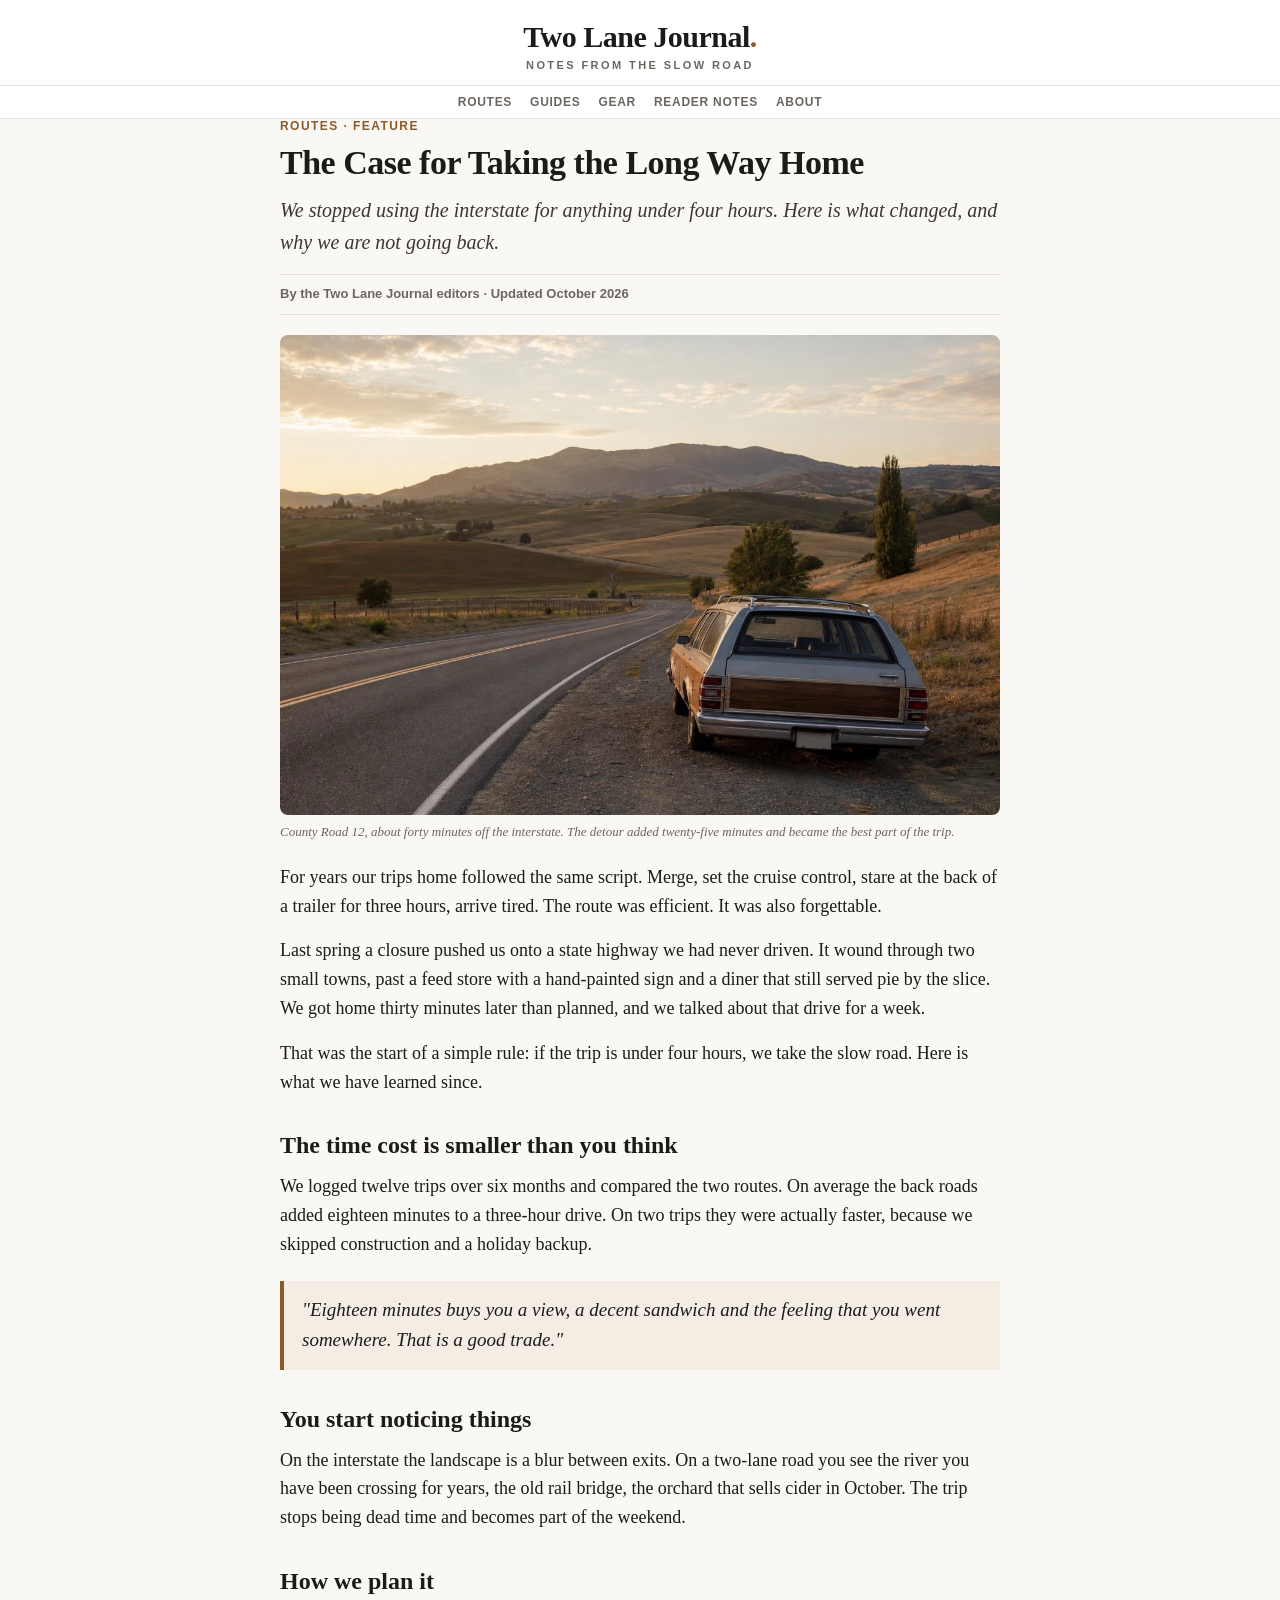
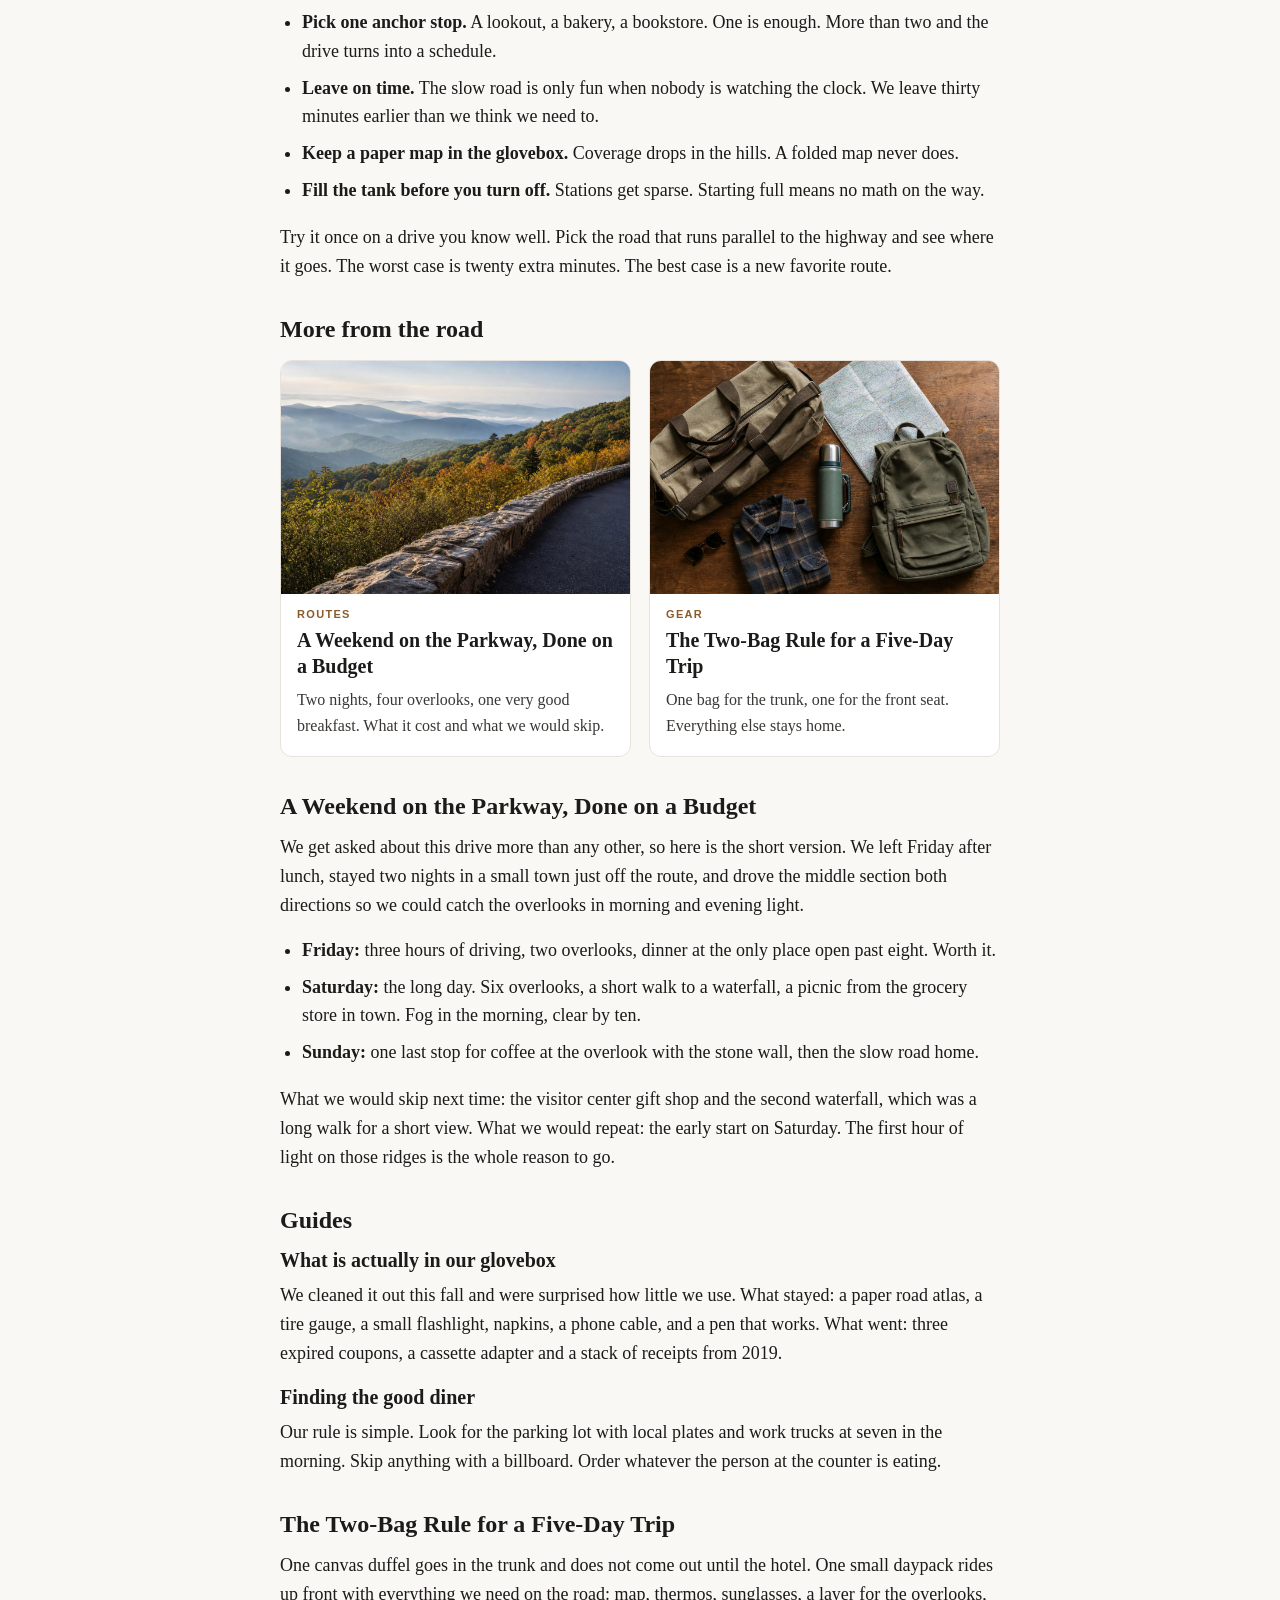
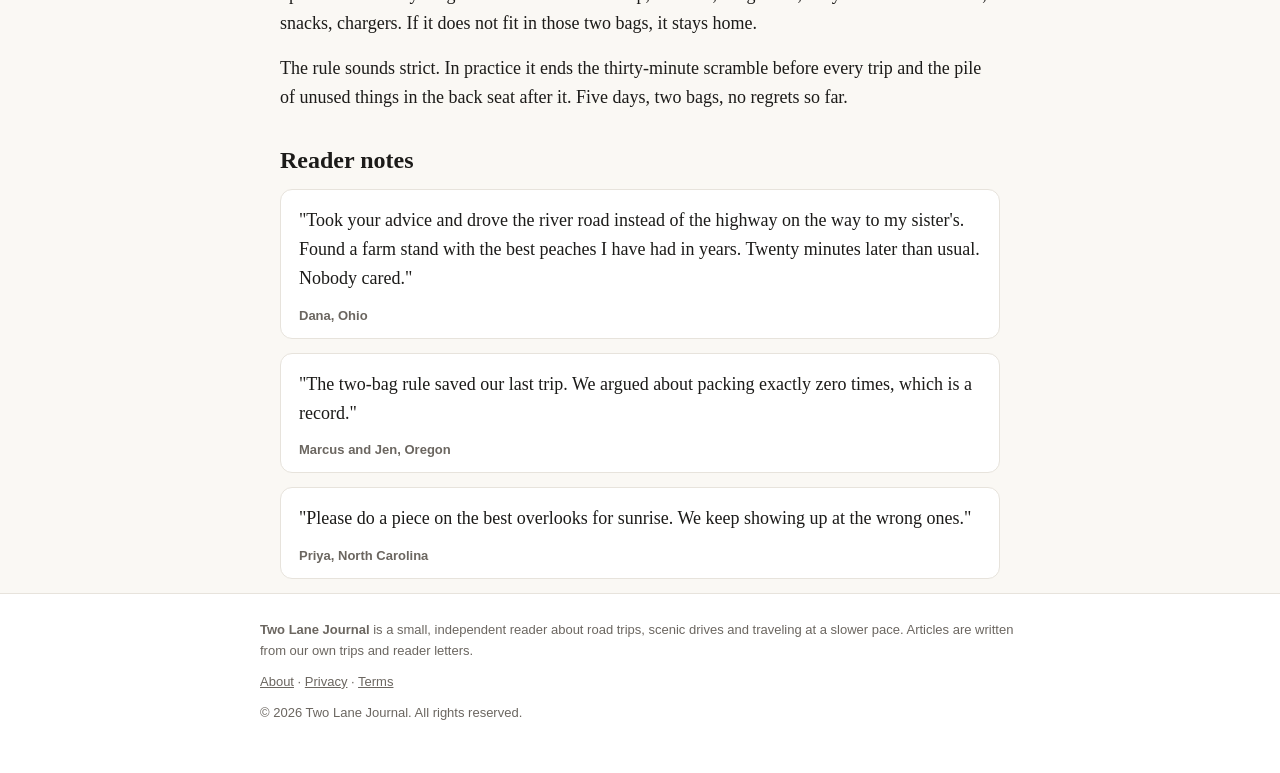
<file: index.html>
<!DOCTYPE html>
<html lang="en">
<head>
<meta charset="utf-8">
<meta name="viewport" content="width=device-width, initial-scale=1">
<title>Two Lane Journal &middot; Notes from the slow road</title>
<meta name="description" content="Two Lane Journal is a small reader about road trips, scenic drives, packing light and traveling at a slower pace.">
<link rel="stylesheet" href="/style.css">
</head>
<body>
<header><div class="mast"><a href="/"><div class="brand">Two Lane Journal<span>.</span></div></a><div class="tag">Notes from the slow road</div></div><nav><ul><li><a href="/#routes">Routes</a></li><li><a href="/#guides">Guides</a></li><li><a href="/#gear">Gear</a></li><li><a href="/#notes">Reader notes</a></li><li><a href="/about.html">About</a></li></ul></nav></header>
<main class="wrap">
<article>
<div class="kicker">Routes &middot; Feature</div>
<h1>The Case for Taking the Long Way Home</h1>
<p class="dek">We stopped using the interstate for anything under four hours. Here is what changed, and why we are not going back.</p>
<div class="byline">By the Two Lane Journal editors &middot; Updated October 2026</div>
<figure><img src="/img/long-way-home.jpg" alt="A two-lane country road curving through farmland at golden hour, with a station wagon parked on the shoulder" width="1200" height="800"><figcaption>County Road 12, about forty minutes off the interstate. The detour added twenty-five minutes and became the best part of the trip.</figcaption></figure>
<p>For years our trips home followed the same script. Merge, set the cruise control, stare at the back of a trailer for three hours, arrive tired. The route was efficient. It was also forgettable.</p>
<p>Last spring a closure pushed us onto a state highway we had never driven. It wound through two small towns, past a feed store with a hand-painted sign and a diner that still served pie by the slice. We got home thirty minutes later than planned, and we talked about that drive for a week.</p>
<p>That was the start of a simple rule: if the trip is under four hours, we take the slow road. Here is what we have learned since.</p>
<h2>The time cost is smaller than you think</h2>
<p>We logged twelve trips over six months and compared the two routes. On average the back roads added eighteen minutes to a three-hour drive. On two trips they were actually faster, because we skipped construction and a holiday backup.</p>
<div class="pull">"Eighteen minutes buys you a view, a decent sandwich and the feeling that you went somewhere. That is a good trade."</div>
<h2>You start noticing things</h2>
<p>On the interstate the landscape is a blur between exits. On a two-lane road you see the river you have been crossing for years, the old rail bridge, the orchard that sells cider in October. The trip stops being dead time and becomes part of the weekend.</p>
<h2>How we plan it</h2>
<ul class="list">
<li><b>Pick one anchor stop.</b> A lookout, a bakery, a bookstore. One is enough. More than two and the drive turns into a schedule.</li>
<li><b>Leave on time.</b> The slow road is only fun when nobody is watching the clock. We leave thirty minutes earlier than we think we need to.</li>
<li><b>Keep a paper map in the glovebox.</b> Coverage drops in the hills. A folded map never does.</li>
<li><b>Fill the tank before you turn off.</b> Stations get sparse. Starting full means no math on the way.</li>
</ul>
<p>Try it once on a drive you know well. Pick the road that runs parallel to the highway and see where it goes. The worst case is twenty extra minutes. The best case is a new favorite route.</p>
</article>

<section id="routes">
<h2>More from the road</h2>
<div class="grid">
<a class="card" href="/#parkway"><img src="/img/parkway-overlook.jpg" alt="Mountain overlook with a stone wall and layered ridges in autumn" width="1200" height="800"><div class="body"><div class="k">Routes</div><h3>A Weekend on the Parkway, Done on a Budget</h3><p>Two nights, four overlooks, one very good breakfast. What it cost and what we would skip.</p></div></a>
<a class="card" href="/#gear"><img src="/img/two-bag-rule.jpg" alt="A duffel bag, a daypack, a paper map, a thermos and a flannel shirt laid out on a wooden table" width="1200" height="800"><div class="body"><div class="k">Gear</div><h3>The Two-Bag Rule for a Five-Day Trip</h3><p>One bag for the trunk, one for the front seat. Everything else stays home.</p></div></a>
</div>
</section>

<section id="parkway">
<h2>A Weekend on the Parkway, Done on a Budget</h2>
<p>We get asked about this drive more than any other, so here is the short version. We left Friday after lunch, stayed two nights in a small town just off the route, and drove the middle section both directions so we could catch the overlooks in morning and evening light.</p>
<ul class="list">
<li><b>Friday:</b> three hours of driving, two overlooks, dinner at the only place open past eight. Worth it.</li>
<li><b>Saturday:</b> the long day. Six overlooks, a short walk to a waterfall, a picnic from the grocery store in town. Fog in the morning, clear by ten.</li>
<li><b>Sunday:</b> one last stop for coffee at the overlook with the stone wall, then the slow road home.</li>
</ul>
<p>What we would skip next time: the visitor center gift shop and the second waterfall, which was a long walk for a short view. What we would repeat: the early start on Saturday. The first hour of light on those ridges is the whole reason to go.</p>
</section>

<section id="guides">
<h2>Guides</h2>
<h3>What is actually in our glovebox</h3>
<p>We cleaned it out this fall and were surprised how little we use. What stayed: a paper road atlas, a tire gauge, a small flashlight, napkins, a phone cable, and a pen that works. What went: three expired coupons, a cassette adapter and a stack of receipts from 2019.</p>
<h3>Finding the good diner</h3>
<p>Our rule is simple. Look for the parking lot with local plates and work trucks at seven in the morning. Skip anything with a billboard. Order whatever the person at the counter is eating.</p>
</section>

<section id="gear">
<h2>The Two-Bag Rule for a Five-Day Trip</h2>
<p>One canvas duffel goes in the trunk and does not come out until the hotel. One small daypack rides up front with everything we need on the road: map, thermos, sunglasses, a layer for the overlooks, snacks, chargers. If it does not fit in those two bags, it stays home.</p>
<p>The rule sounds strict. In practice it ends the thirty-minute scramble before every trip and the pile of unused things in the back seat after it. Five days, two bags, no regrets so far.</p>
</section>

<section id="notes">
<h2>Reader notes</h2>
<div class="note"><p>"Took your advice and drove the river road instead of the highway on the way to my sister's. Found a farm stand with the best peaches I have had in years. Twenty minutes later than usual. Nobody cared."</p><div class="who">Dana, Ohio</div></div>
<div class="note"><p>"The two-bag rule saved our last trip. We argued about packing exactly zero times, which is a record."</p><div class="who">Marcus and Jen, Oregon</div></div>
<div class="note"><p>"Please do a piece on the best overlooks for sunrise. We keep showing up at the wrong ones."</p><div class="who">Priya, North Carolina</div></div>
</section>
</main>
<footer><div class="wrap"><p><b>Two Lane Journal</b> is a small, independent reader about road trips, scenic drives and traveling at a slower pace. Articles are written from our own trips and reader letters.</p><p><a href="/about.html">About</a> &middot; <a href="/privacy.html">Privacy</a> &middot; <a href="/terms.html">Terms</a></p><p>&copy; 2026 Two Lane Journal. All rights reserved.</p></div></footer>
</body>
</html>
</file>
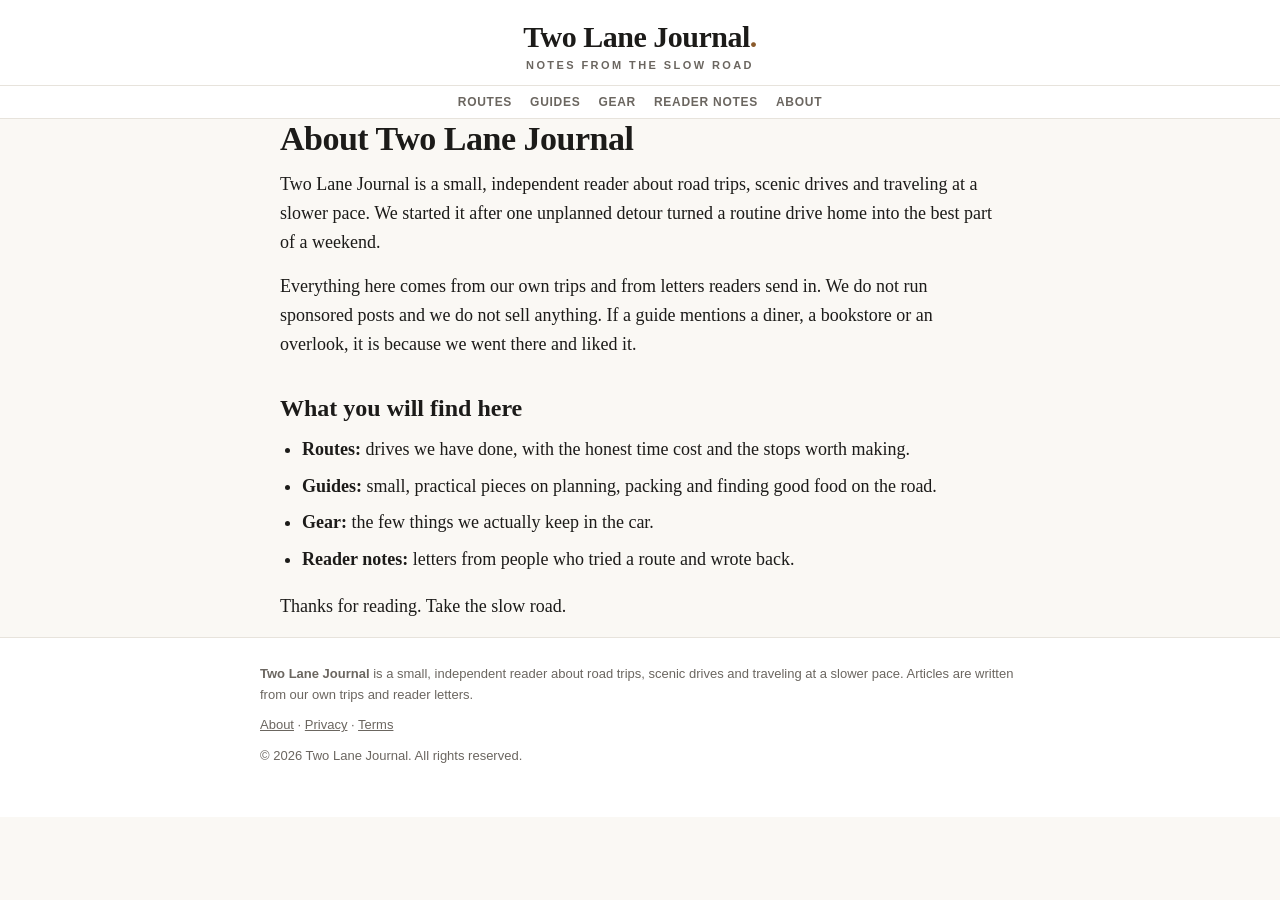
<file: about.html>
<!DOCTYPE html>
<html lang="en">
<head>
<meta charset="utf-8">
<meta name="viewport" content="width=device-width, initial-scale=1">
<title>About &middot; Two Lane Journal</title>
<link rel="stylesheet" href="/style.css">
</head>
<body>
<header><div class="mast"><a href="/"><div class="brand">Two Lane Journal<span>.</span></div></a><div class="tag">Notes from the slow road</div></div><nav><ul><li><a href="/#routes">Routes</a></li><li><a href="/#guides">Guides</a></li><li><a href="/#gear">Gear</a></li><li><a href="/#notes">Reader notes</a></li><li><a href="/about.html">About</a></li></ul></nav></header>
<main class="wrap">
<h1>About Two Lane Journal</h1>
<p>Two Lane Journal is a small, independent reader about road trips, scenic drives and traveling at a slower pace. We started it after one unplanned detour turned a routine drive home into the best part of a weekend.</p>
<p>Everything here comes from our own trips and from letters readers send in. We do not run sponsored posts and we do not sell anything. If a guide mentions a diner, a bookstore or an overlook, it is because we went there and liked it.</p>
<h2>What you will find here</h2>
<ul class="list"><li><b>Routes:</b> drives we have done, with the honest time cost and the stops worth making.</li><li><b>Guides:</b> small, practical pieces on planning, packing and finding good food on the road.</li><li><b>Gear:</b> the few things we actually keep in the car.</li><li><b>Reader notes:</b> letters from people who tried a route and wrote back.</li></ul>
<p>Thanks for reading. Take the slow road.</p>
</main>
<footer><div class="wrap"><p><b>Two Lane Journal</b> is a small, independent reader about road trips, scenic drives and traveling at a slower pace. Articles are written from our own trips and reader letters.</p><p><a href="/about.html">About</a> &middot; <a href="/privacy.html">Privacy</a> &middot; <a href="/terms.html">Terms</a></p><p>&copy; 2026 Two Lane Journal. All rights reserved.</p></div></footer>
</body>
</html>
</file>
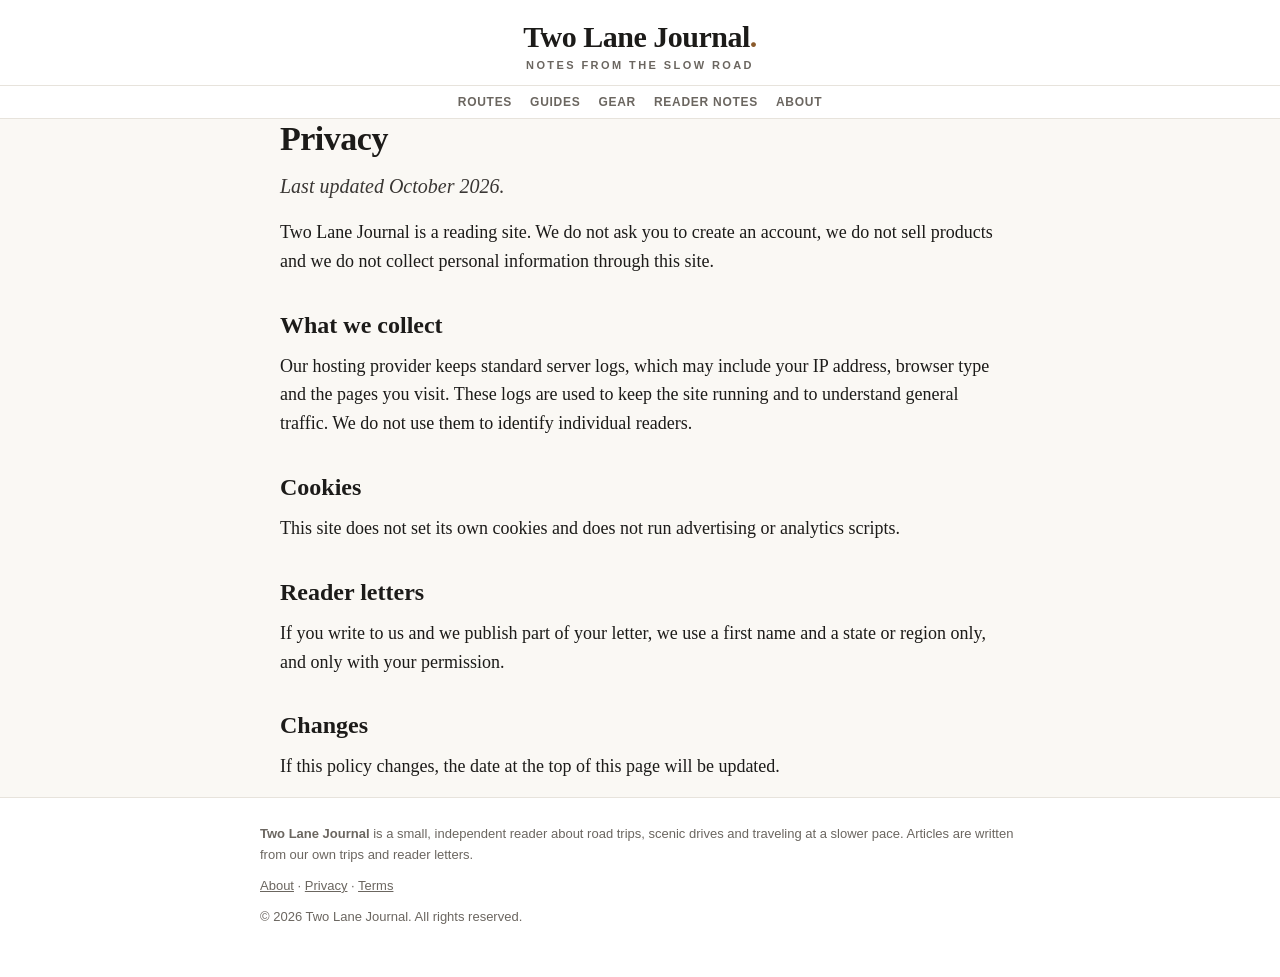
<file: privacy.html>
<!DOCTYPE html>
<html lang="en">
<head>
<meta charset="utf-8">
<meta name="viewport" content="width=device-width, initial-scale=1">
<title>Privacy &middot; Two Lane Journal</title>
<link rel="stylesheet" href="/style.css">
</head>
<body>
<header><div class="mast"><a href="/"><div class="brand">Two Lane Journal<span>.</span></div></a><div class="tag">Notes from the slow road</div></div><nav><ul><li><a href="/#routes">Routes</a></li><li><a href="/#guides">Guides</a></li><li><a href="/#gear">Gear</a></li><li><a href="/#notes">Reader notes</a></li><li><a href="/about.html">About</a></li></ul></nav></header>
<main class="wrap">
<h1>Privacy</h1>
<p class="dek">Last updated October 2026.</p>
<p>Two Lane Journal is a reading site. We do not ask you to create an account, we do not sell products and we do not collect personal information through this site.</p>
<h2>What we collect</h2>
<p>Our hosting provider keeps standard server logs, which may include your IP address, browser type and the pages you visit. These logs are used to keep the site running and to understand general traffic. We do not use them to identify individual readers.</p>
<h2>Cookies</h2>
<p>This site does not set its own cookies and does not run advertising or analytics scripts.</p>
<h2>Reader letters</h2>
<p>If you write to us and we publish part of your letter, we use a first name and a state or region only, and only with your permission.</p>
<h2>Changes</h2>
<p>If this policy changes, the date at the top of this page will be updated.</p>
</main>
<footer><div class="wrap"><p><b>Two Lane Journal</b> is a small, independent reader about road trips, scenic drives and traveling at a slower pace. Articles are written from our own trips and reader letters.</p><p><a href="/about.html">About</a> &middot; <a href="/privacy.html">Privacy</a> &middot; <a href="/terms.html">Terms</a></p><p>&copy; 2026 Two Lane Journal. All rights reserved.</p></div></footer>
</body>
</html>
</file>
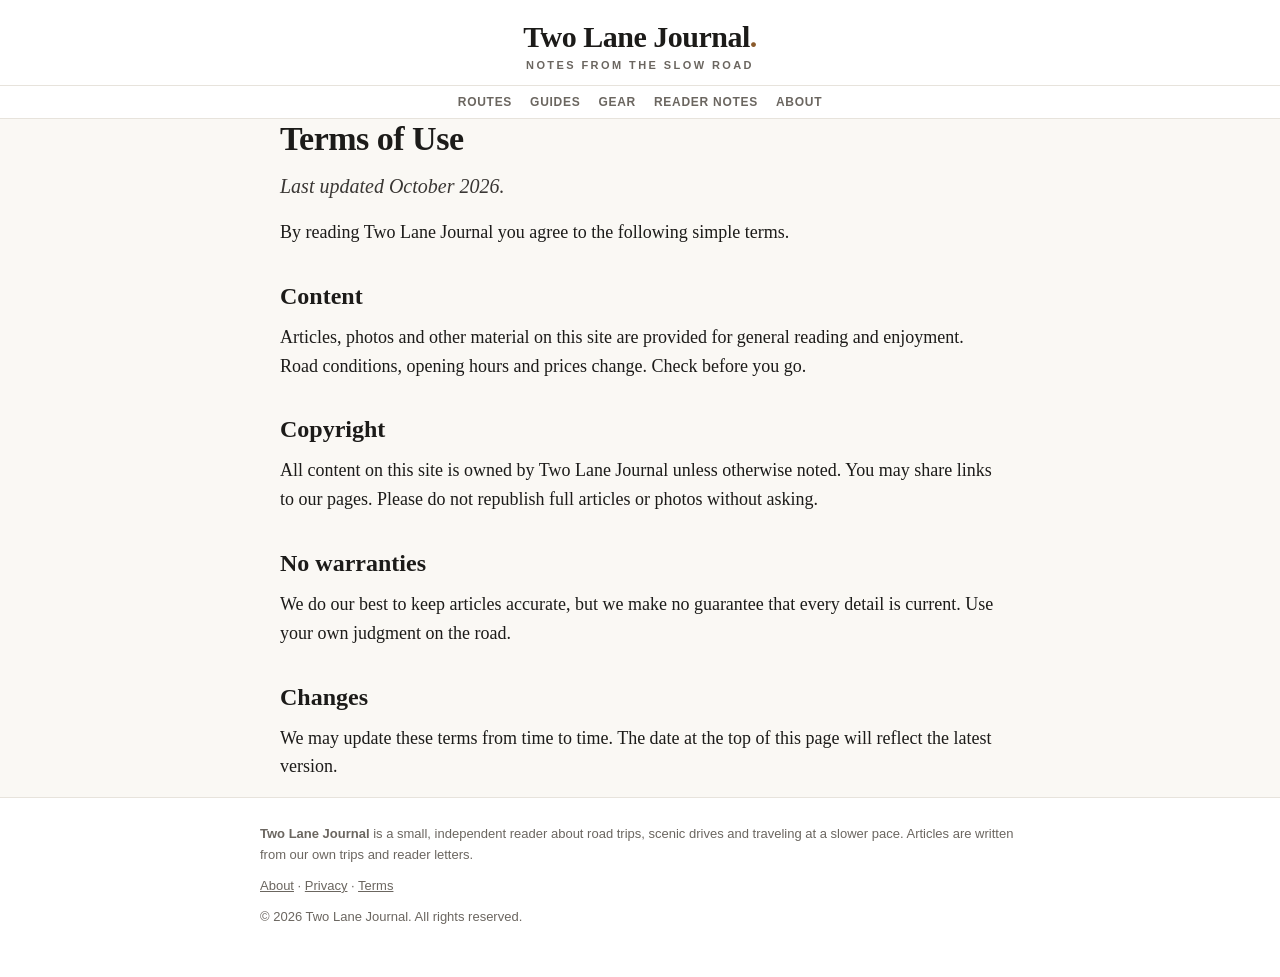
<file: terms.html>
<!DOCTYPE html>
<html lang="en">
<head>
<meta charset="utf-8">
<meta name="viewport" content="width=device-width, initial-scale=1">
<title>Terms &middot; Two Lane Journal</title>
<link rel="stylesheet" href="/style.css">
</head>
<body>
<header><div class="mast"><a href="/"><div class="brand">Two Lane Journal<span>.</span></div></a><div class="tag">Notes from the slow road</div></div><nav><ul><li><a href="/#routes">Routes</a></li><li><a href="/#guides">Guides</a></li><li><a href="/#gear">Gear</a></li><li><a href="/#notes">Reader notes</a></li><li><a href="/about.html">About</a></li></ul></nav></header>
<main class="wrap">
<h1>Terms of Use</h1>
<p class="dek">Last updated October 2026.</p>
<p>By reading Two Lane Journal you agree to the following simple terms.</p>
<h2>Content</h2>
<p>Articles, photos and other material on this site are provided for general reading and enjoyment. Road conditions, opening hours and prices change. Check before you go.</p>
<h2>Copyright</h2>
<p>All content on this site is owned by Two Lane Journal unless otherwise noted. You may share links to our pages. Please do not republish full articles or photos without asking.</p>
<h2>No warranties</h2>
<p>We do our best to keep articles accurate, but we make no guarantee that every detail is current. Use your own judgment on the road.</p>
<h2>Changes</h2>
<p>We may update these terms from time to time. The date at the top of this page will reflect the latest version.</p>
</main>
<footer><div class="wrap"><p><b>Two Lane Journal</b> is a small, independent reader about road trips, scenic drives and traveling at a slower pace. Articles are written from our own trips and reader letters.</p><p><a href="/about.html">About</a> &middot; <a href="/privacy.html">Privacy</a> &middot; <a href="/terms.html">Terms</a></p><p>&copy; 2026 Two Lane Journal. All rights reserved.</p></div></footer>
</body>
</html>
</file>
<file: style.css>
:root{--ink:#1c1b19;--muted:#6b6660;--line:#e7e3dc;--accent:#8a5a2b;--bg:#faf8f4;--card:#fff;}
*{box-sizing:border-box;margin:0;padding:0}
html{-webkit-text-size-adjust:100%}
body{font-family:Georgia,'Times New Roman',serif;color:var(--ink);background:var(--bg);line-height:1.6;font-size:18px}
.sans{font-family:-apple-system,BlinkMacSystemFont,'Segoe UI',Helvetica,Arial,sans-serif}
img{max-width:100%;display:block;height:auto}
a{color:inherit;text-decoration:none}
.wrap{max-width:760px;margin:0 auto;padding:0 20px}
header{background:#fff;border-bottom:1px solid var(--line)}
.mast{padding:22px 20px 14px;text-align:center}
.brand{font:800 30px/1 Georgia,serif;letter-spacing:-.5px}
.brand span{color:var(--accent)}
.tag{font:600 11px/1 -apple-system,Arial,sans-serif;letter-spacing:.22em;text-transform:uppercase;color:var(--muted);margin-top:8px}
nav ul{display:flex;gap:18px;justify-content:center;flex-wrap:wrap;list-style:none;padding:10px 20px;border-top:1px solid var(--line);font:600 12px/1 -apple-system,Arial,sans-serif;letter-spacing:.06em;text-transform:uppercase;color:var(--muted)}
nav a:hover{color:var(--accent)}
main{padding:28px 0 40px}
.kicker{font:700 12px/1.2 -apple-system,Arial,sans-serif;letter-spacing:.12em;text-transform:uppercase;color:var(--accent);margin-bottom:10px}
h1{font:800 34px/1.15 Georgia,serif;letter-spacing:-.5px;margin-bottom:12px}
h2{font:800 24px/1.25 Georgia,serif;margin:34px 0 12px}
h3{font:800 20px/1.3 Georgia,serif;margin:0 0 8px}
.dek{font-size:20px;color:#3a3734;font-style:italic;margin-bottom:16px}
.byline{font:600 13px/1.4 -apple-system,Arial,sans-serif;color:var(--muted);border-top:1px solid var(--line);border-bottom:1px solid var(--line);padding:10px 0;margin-bottom:20px}
p{margin:0 0 16px}
figure{margin:8px 0 22px}
figure img{border-radius:8px}
figcaption{font:italic 13px/1.4 Georgia,serif;color:var(--muted);margin-top:8px}
.pull{border-left:4px solid var(--accent);background:#f3ede4;padding:14px 18px;margin:22px 0;font-size:19px;font-style:italic}
.grid{display:grid;grid-template-columns:1fr 1fr;gap:18px;margin:16px 0 8px}
.card{background:var(--card);border:1px solid var(--line);border-radius:12px;overflow:hidden}
.card .body{padding:14px 16px 18px}
.card p{font-size:16px;color:#3a3734;margin:0}
.card .k{font:700 11px/1.2 -apple-system,Arial,sans-serif;letter-spacing:.12em;text-transform:uppercase;color:var(--accent);margin-bottom:6px}
ul.list{padding-left:22px;margin:0 0 18px}
ul.list li{margin-bottom:8px}
.note{background:#fff;border:1px solid var(--line);border-radius:12px;padding:16px 18px;margin:14px 0}
.note .who{font:700 13px/1 -apple-system,Arial,sans-serif;color:var(--muted);margin-top:8px}
footer{border-top:1px solid var(--line);background:#fff;padding:26px 20px 40px;font:13px/1.6 -apple-system,Arial,sans-serif;color:var(--muted)}
footer .wrap{max-width:760px;margin:0 auto;padding:0}
footer p{margin:0 0 10px;font-size:13px}
footer a{text-decoration:underline}
@media(max-width:560px){body{font-size:17px}h1{font-size:29px}.dek{font-size:18px}.brand{font-size:26px}.grid{grid-template-columns:1fr}}
</file>
